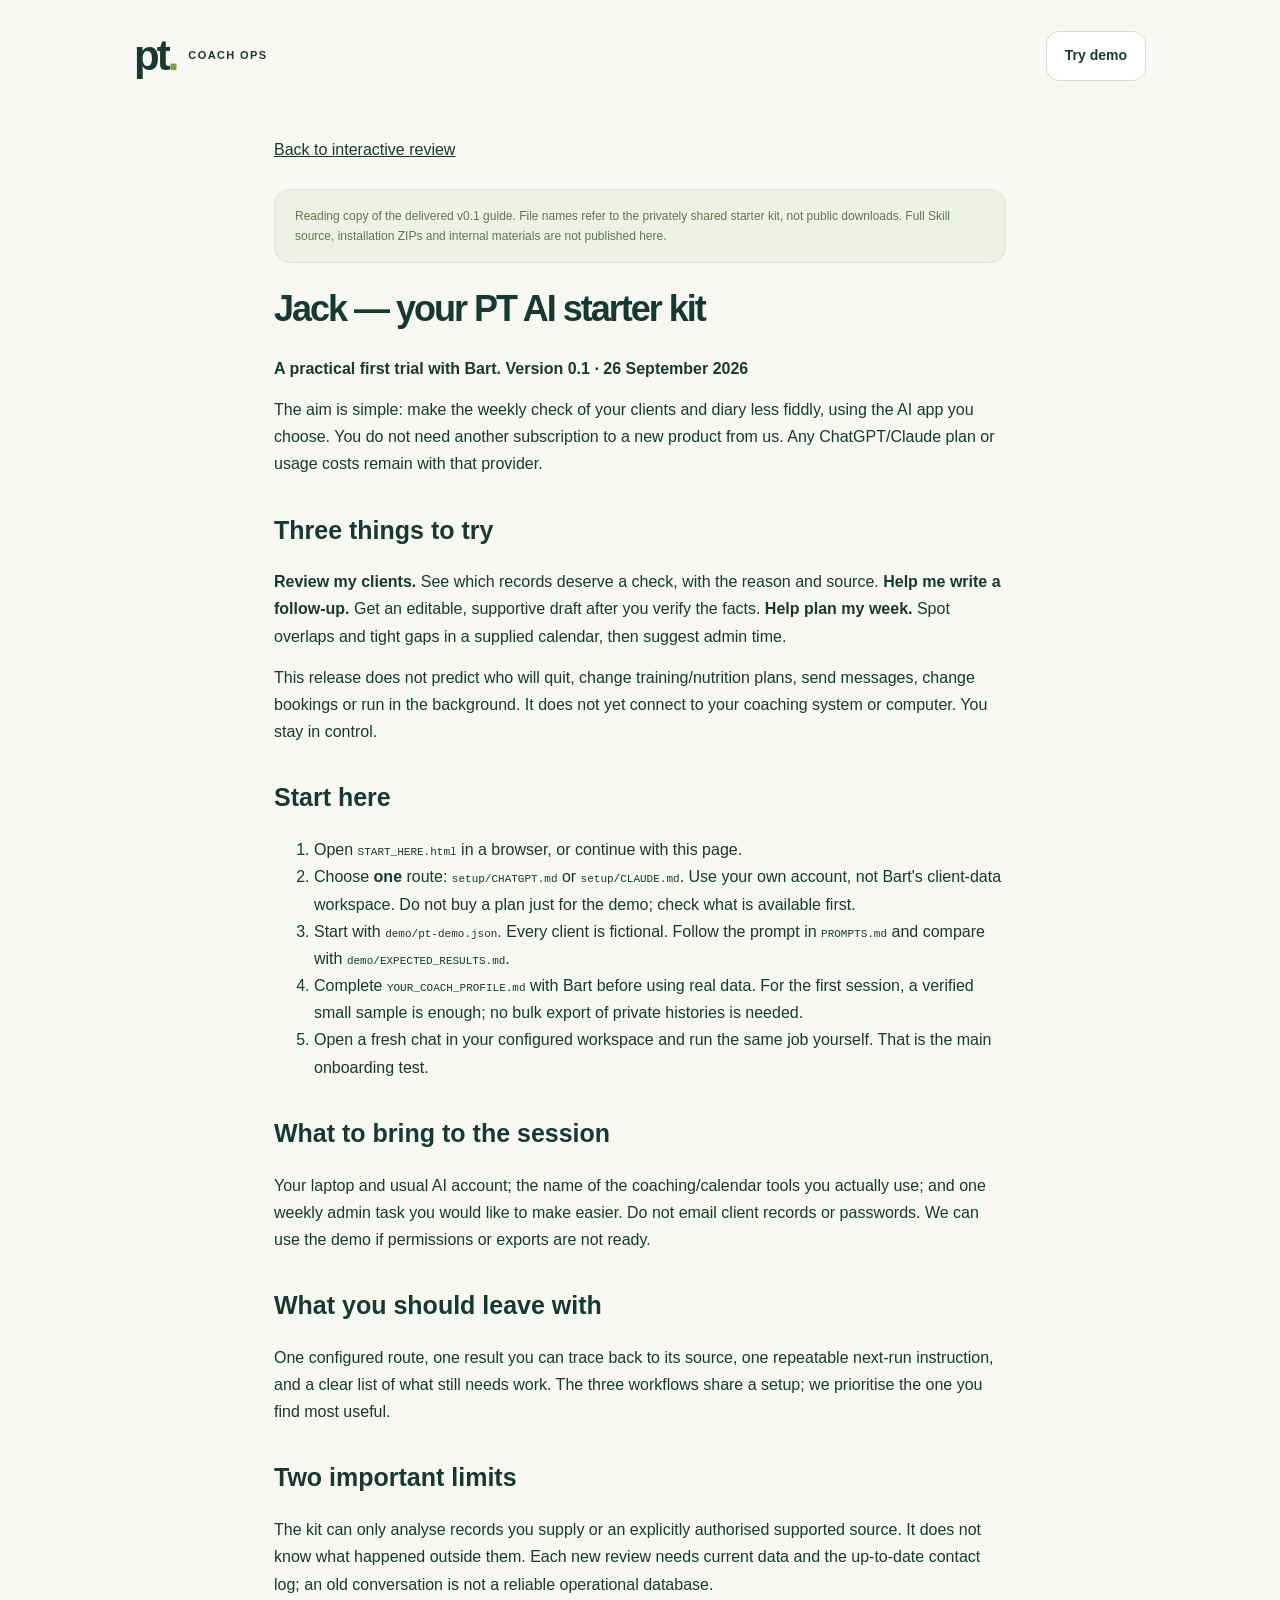
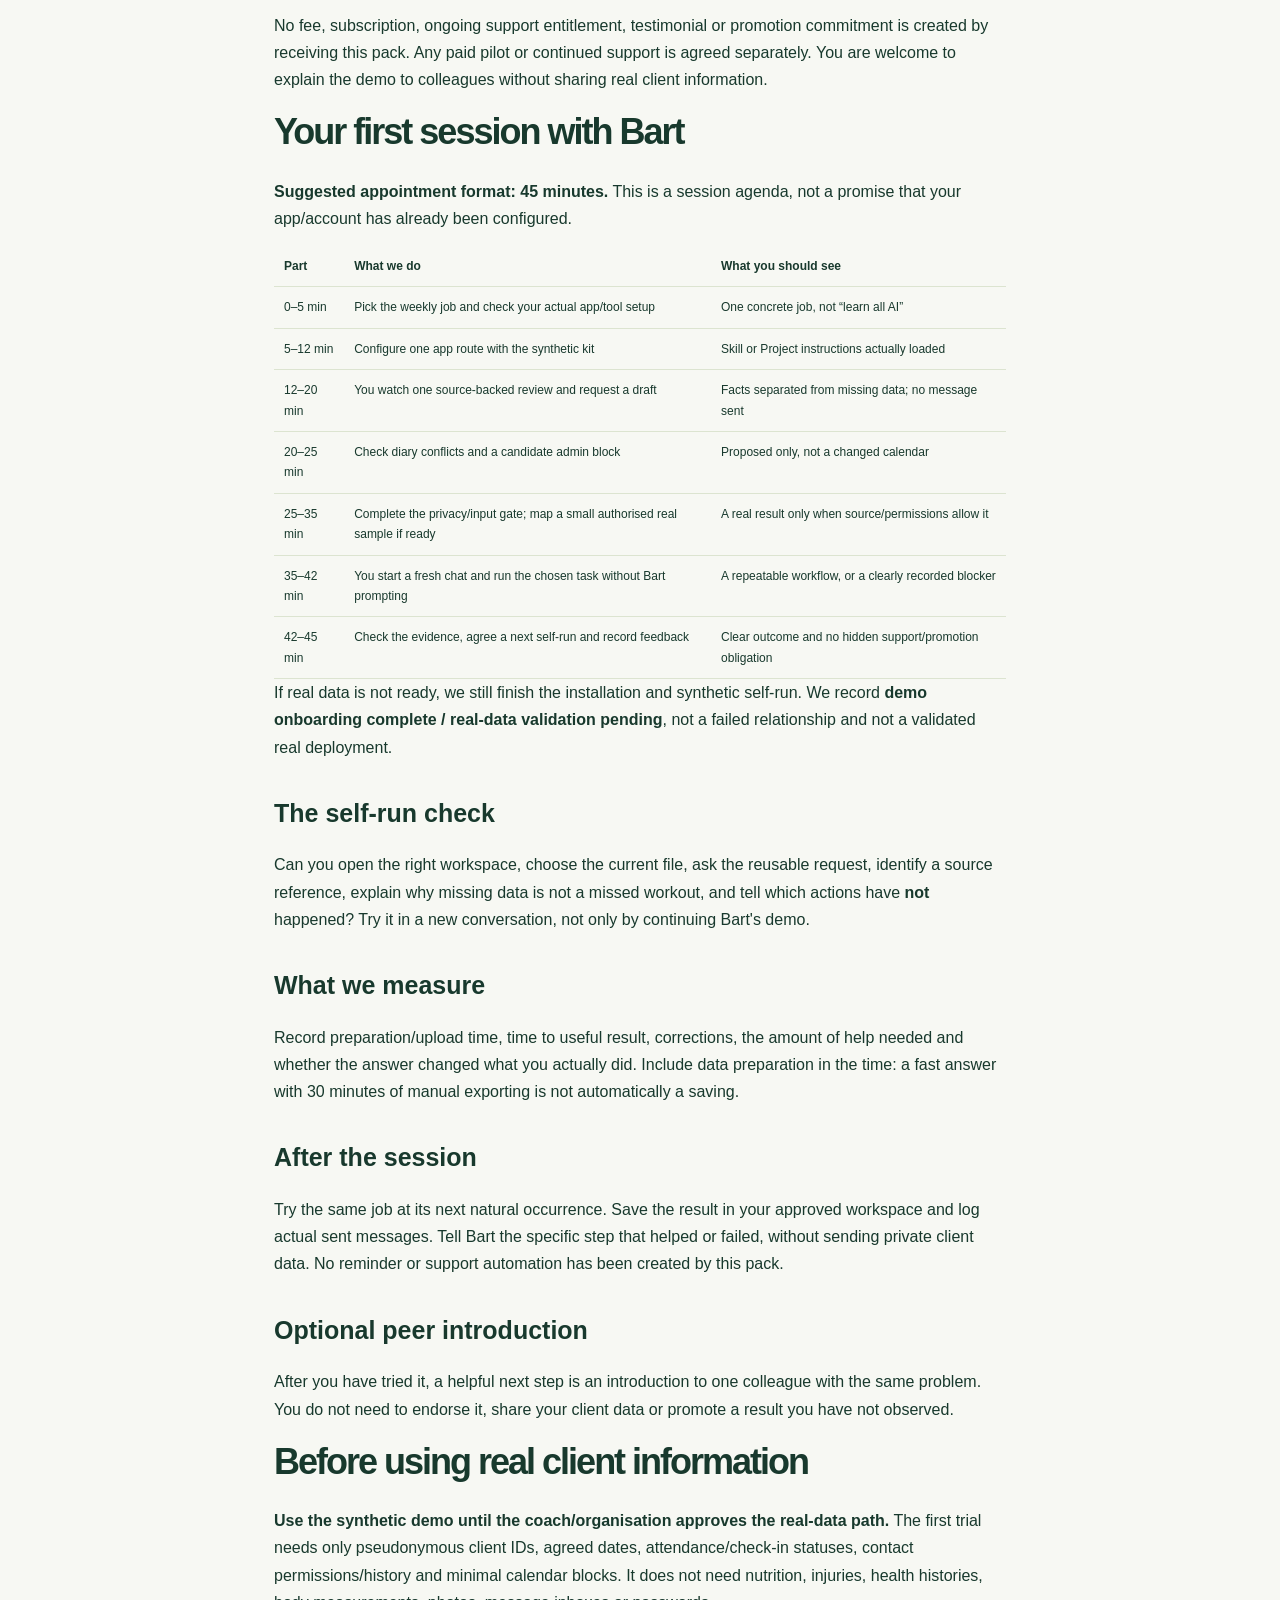
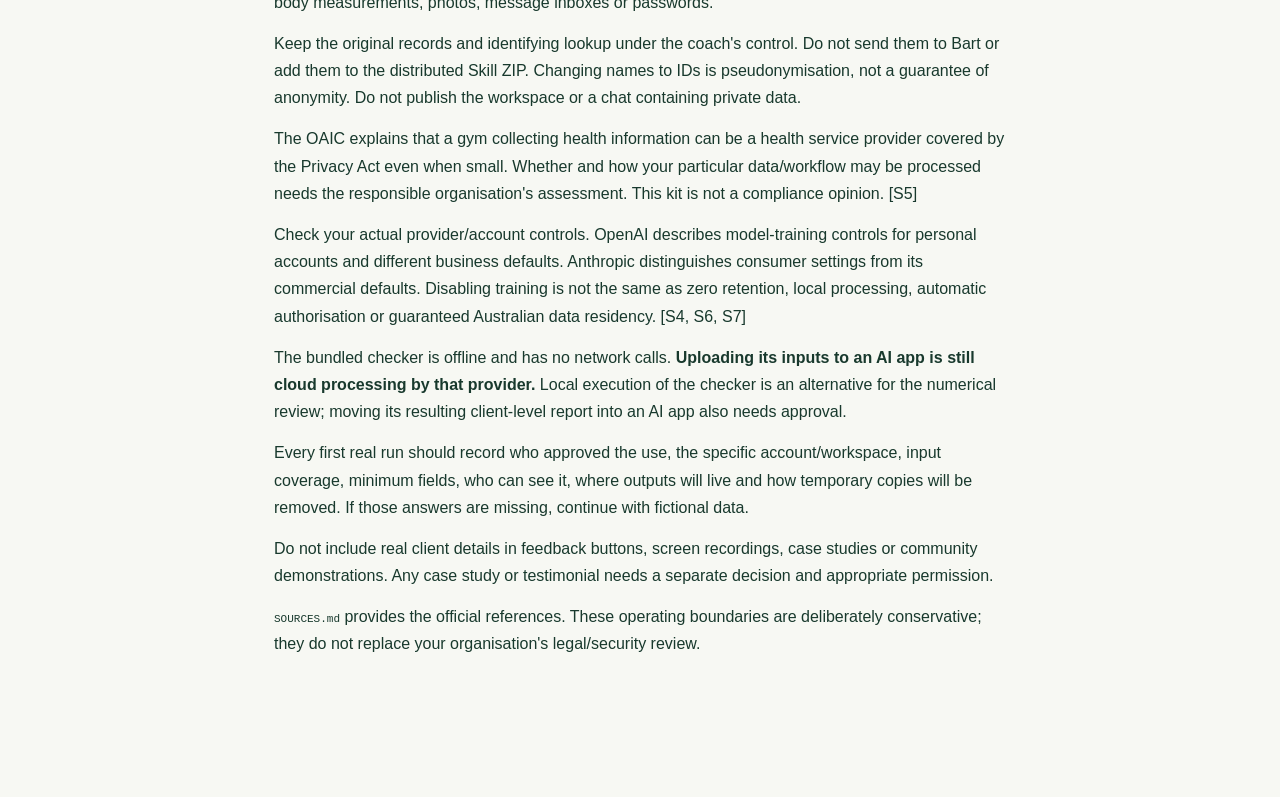
<file: guide.html>
<!doctype html><html lang="en"><head><meta charset="utf-8"><meta name="viewport" content="width=device-width,initial-scale=1,viewport-fit=cover"><meta name="robots" content="noindex,nofollow"><title>PT Coach Ops - guide</title><link rel="stylesheet" href="style.css"><style>.document{max-width:780px}.document h1{font-size:36px}.document h2{margin-top:35px}.document table{width:100%;font-size:12px;border-collapse:collapse}.document th,.document td{padding:10px;border-bottom:1px solid #dce4d0;text-align:left;vertical-align:top}.scroll{overflow:auto}.document code{font-size:11px;overflow-wrap:anywhere}.document footer{display:none}@media(max-width:700px){.document h1{font-size:30px}}</style></head><body><header><a class="brand" href="index.html"><b>pt<span>.</span></b><span>COACH OPS</span></a><a class="secondary" href="index.html">Try demo</a></header><main class="document"><a href="index.html#review">Back to interactive review</a><div class="notice">Reading copy of the delivered v0.1 guide. File names refer to the privately shared starter kit, not public downloads. Full Skill source, installation ZIPs and internal materials are not published here.</div><article><h1>Jack — your PT AI starter kit</h1>
<p><strong>A practical first trial with Bart. Version 0.1 · 26 September 2026</strong></p>
<p>The aim is simple: make the weekly check of your clients and diary less fiddly, using the AI app you choose. You do not need another subscription to a new product from us. Any ChatGPT/Claude plan or usage costs remain with that provider.</p>
<h2>Three things to try</h2>
<p><strong>Review my clients.</strong> See which records deserve a check, with the reason and source.
<strong>Help me write a follow-up.</strong> Get an editable, supportive draft after you verify the facts.
<strong>Help plan my week.</strong> Spot overlaps and tight gaps in a supplied calendar, then suggest admin time.</p>
<p>This release does not predict who will quit, change training/nutrition plans, send messages, change bookings or run in the background. It does not yet connect to your coaching system or computer. You stay in control.</p>
<h2>Start here</h2>
<ol>
<li>Open <code>START_HERE.html</code> in a browser, or continue with this page.</li>
<li>Choose <strong>one</strong> route: <code>setup/CHATGPT.md</code> or <code>setup/CLAUDE.md</code>. Use your own account, not Bart's client-data workspace. Do not buy a plan just for the demo; check what is available first.</li>
<li>Start with <code>demo/pt-demo.json</code>. Every client is fictional. Follow the prompt in <code>PROMPTS.md</code> and compare with <code>demo/EXPECTED_RESULTS.md</code>.</li>
<li>Complete <code>YOUR_COACH_PROFILE.md</code> with Bart before using real data. For the first session, a verified small sample is enough; no bulk export of private histories is needed.</li>
<li>Open a fresh chat in your configured workspace and run the same job yourself. That is the main onboarding test.</li>
</ol>
<h2>What to bring to the session</h2>
<p>Your laptop and usual AI account; the name of the coaching/calendar tools you actually use; and one weekly admin task you would like to make easier. Do not email client records or passwords. We can use the demo if permissions or exports are not ready.</p>
<h2>What you should leave with</h2>
<p>One configured route, one result you can trace back to its source, one repeatable next-run instruction, and a clear list of what still needs work. The three workflows share a setup; we prioritise the one you find most useful.</p>
<h2>Two important limits</h2>
<p>The kit can only analyse records you supply or an explicitly authorised supported source. It does not know what happened outside them. Each new review needs current data and the up-to-date contact log; an old conversation is not a reliable operational database.</p>
<p>No fee, subscription, ongoing support entitlement, testimonial or promotion commitment is created by receiving this pack. Any paid pilot or continued support is agreed separately. You are welcome to explain the demo to colleagues without sharing real client information.</p>
</article><article><h1>Your first session with Bart</h1>
<p><strong>Suggested appointment format: 45 minutes.</strong> This is a session agenda, not a promise that your app/account has already been configured.</p>
<div class="scroll"><table>
<thead>
<tr>
<th>Part</th>
<th>What we do</th>
<th>What you should see</th>
</tr>
</thead>
<tbody>
<tr>
<td>0–5 min</td>
<td>Pick the weekly job and check your actual app/tool setup</td>
<td>One concrete job, not “learn all AI”</td>
</tr>
<tr>
<td>5–12 min</td>
<td>Configure one app route with the synthetic kit</td>
<td>Skill or Project instructions actually loaded</td>
</tr>
<tr>
<td>12–20 min</td>
<td>You watch one source-backed review and request a draft</td>
<td>Facts separated from missing data; no message sent</td>
</tr>
<tr>
<td>20–25 min</td>
<td>Check diary conflicts and a candidate admin block</td>
<td>Proposed only, not a changed calendar</td>
</tr>
<tr>
<td>25–35 min</td>
<td>Complete the privacy/input gate; map a small authorised real sample if ready</td>
<td>A real result only when source/permissions allow it</td>
</tr>
<tr>
<td>35–42 min</td>
<td>You start a fresh chat and run the chosen task without Bart prompting</td>
<td>A repeatable workflow, or a clearly recorded blocker</td>
</tr>
<tr>
<td>42–45 min</td>
<td>Check the evidence, agree a next self-run and record feedback</td>
<td>Clear outcome and no hidden support/promotion obligation</td>
</tr>
</tbody>
</table></div>
<p>If real data is not ready, we still finish the installation and synthetic self-run. We record <strong>demo onboarding complete / real-data validation pending</strong>, not a failed relationship and not a validated real deployment.</p>
<h2>The self-run check</h2>
<p>Can you open the right workspace, choose the current file, ask the reusable request, identify a source reference, explain why missing data is not a missed workout, and tell which actions have <strong>not</strong> happened? Try it in a new conversation, not only by continuing Bart's demo.</p>
<h2>What we measure</h2>
<p>Record preparation/upload time, time to useful result, corrections, the amount of help needed and whether the answer changed what you actually did. Include data preparation in the time: a fast answer with 30 minutes of manual exporting is not automatically a saving.</p>
<h2>After the session</h2>
<p>Try the same job at its next natural occurrence. Save the result in your approved workspace and log actual sent messages. Tell Bart the specific step that helped or failed, without sending private client data. No reminder or support automation has been created by this pack.</p>
<h2>Optional peer introduction</h2>
<p>After you have tried it, a helpful next step is an introduction to one colleague with the same problem. You do not need to endorse it, share your client data or promote a result you have not observed.</p>
</article><article><h1>Before using real client information</h1>
<p><strong>Use the synthetic demo until the coach/organisation approves the real-data path.</strong>
The first trial needs only pseudonymous client IDs, agreed dates, attendance/check-in statuses, contact permissions/history and minimal calendar blocks. It does not need nutrition, injuries, health histories, body measurements, photos, message inboxes or passwords.</p>
<p>Keep the original records and identifying lookup under the coach's control. Do not send them to Bart or add them to the distributed Skill ZIP. Changing names to IDs is pseudonymisation, not a guarantee of anonymity. Do not publish the workspace or a chat containing private data.</p>
<p>The OAIC explains that a gym collecting health information can be a health service provider covered by the Privacy Act even when small. Whether and how your particular data/workflow may be processed needs the responsible organisation's assessment. This kit is not a compliance opinion. [S5]</p>
<p>Check your actual provider/account controls. OpenAI describes model-training controls for personal accounts and different business defaults. Anthropic distinguishes consumer settings from its commercial defaults. Disabling training is not the same as zero retention, local processing, automatic authorisation or guaranteed Australian data residency. [S4, S6, S7]</p>
<p>The bundled checker is offline and has no network calls. <strong>Uploading its inputs to an AI app is still cloud processing by that provider.</strong> Local execution of the checker is an alternative for the numerical review; moving its resulting client-level report into an AI app also needs approval.</p>
<p>Every first real run should record who approved the use, the specific account/workspace, input coverage, minimum fields, who can see it, where outputs will live and how temporary copies will be removed. If those answers are missing, continue with fictional data.</p>
<p>Do not include real client details in feedback buttons, screen recordings, case studies or community demonstrations. Any case study or testimonial needs a separate decision and appropriate permission.</p>
<p><code>SOURCES.md</code> provides the official references. These operating boundaries are deliberately conservative; they do not replace your organisation's legal/security review.</p>
</article></main></body></html>
</file>
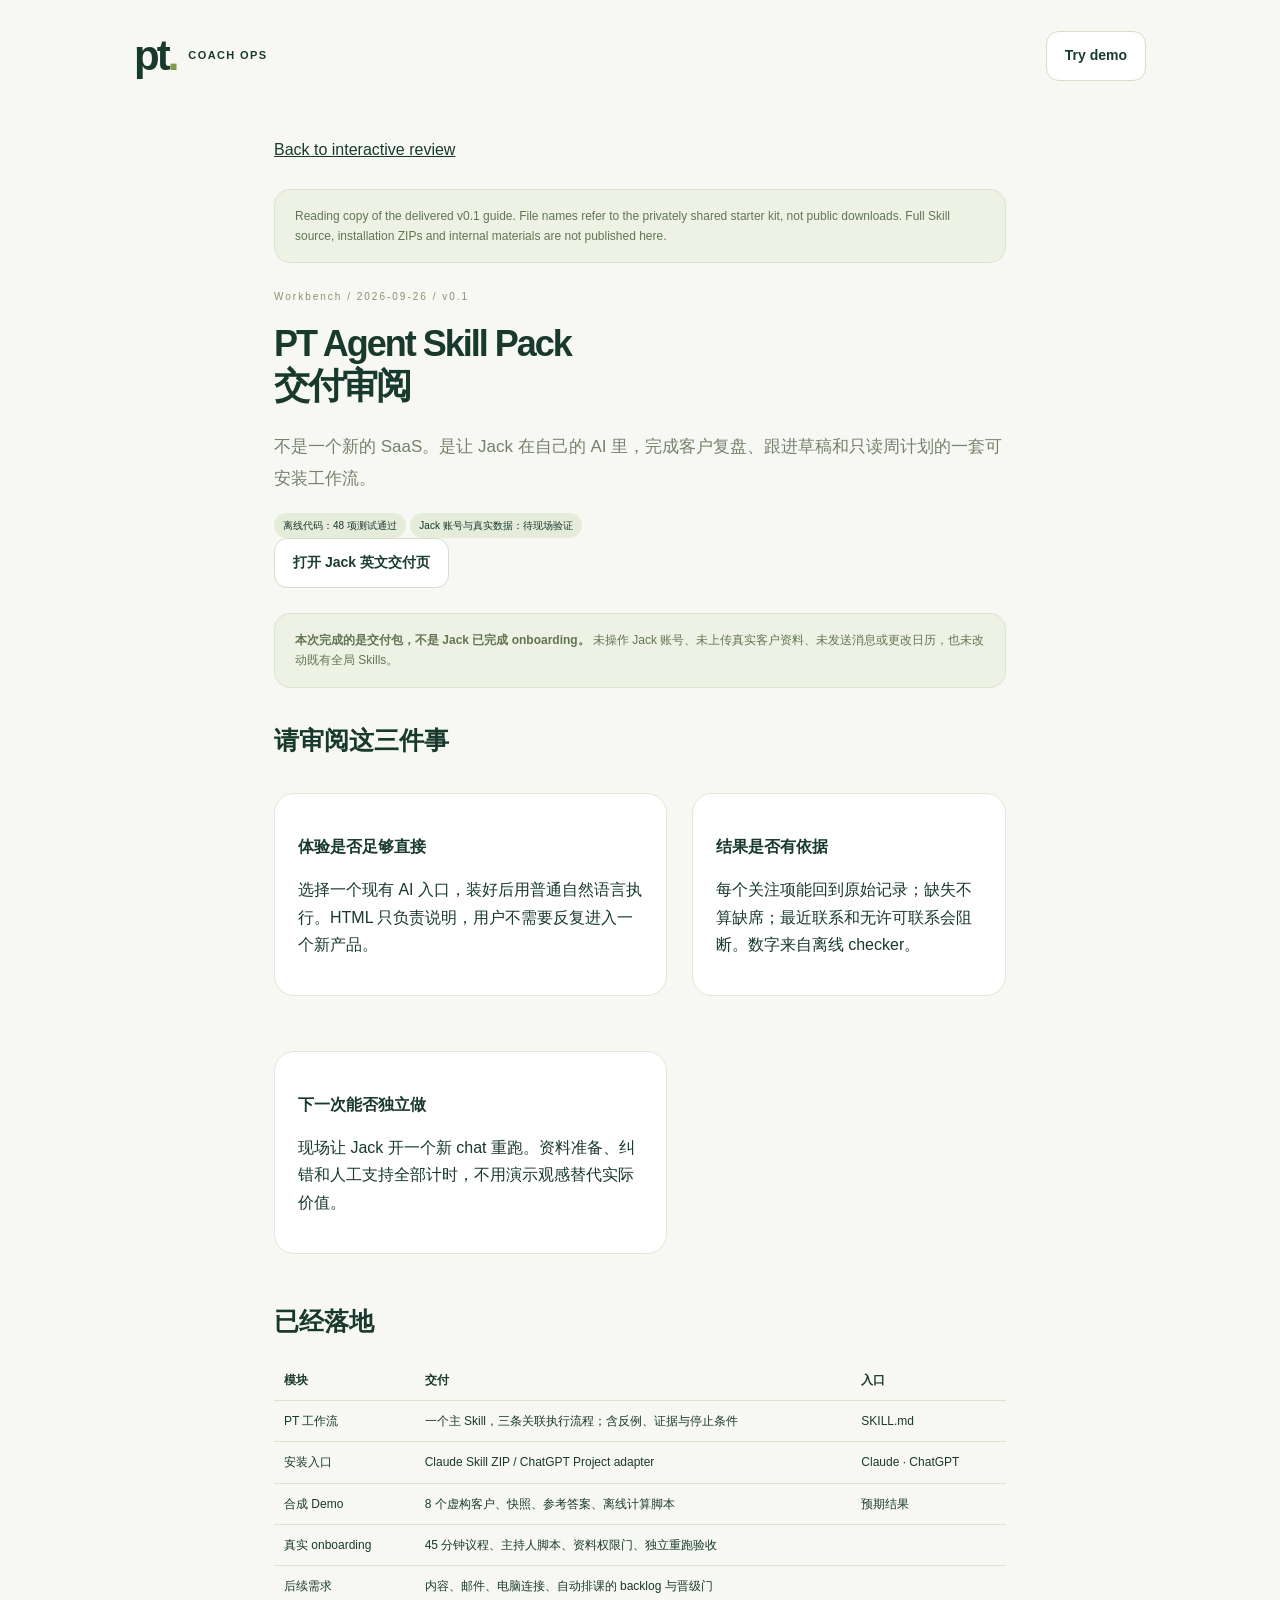
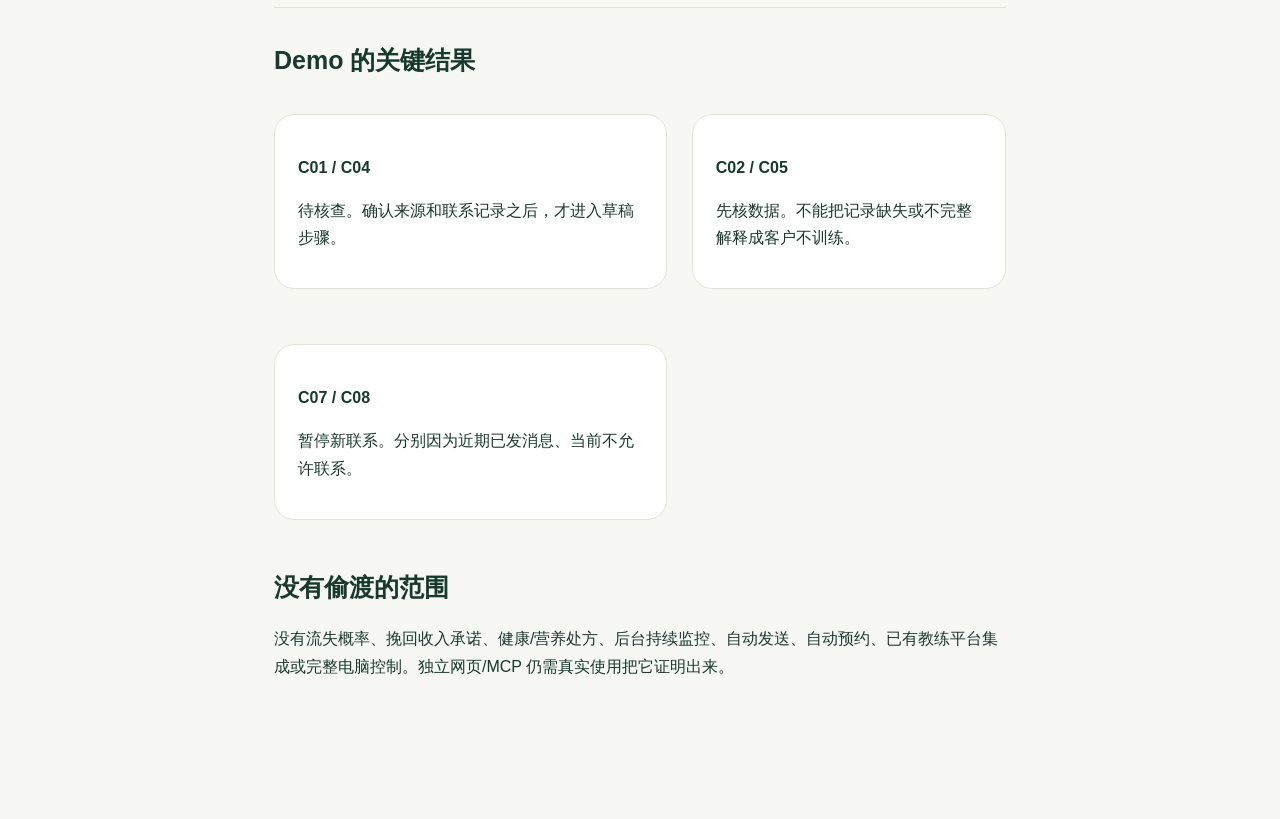
<file: review.html>
<!doctype html><html lang="zh-CN"><head><meta charset="utf-8"><meta name="viewport" content="width=device-width,initial-scale=1,viewport-fit=cover"><meta name="robots" content="noindex,nofollow"><title>PT Coach Ops - guide</title><link rel="stylesheet" href="style.css"><style>.document{max-width:780px}.document h1{font-size:36px}.document h2{margin-top:35px}.document table{width:100%;font-size:12px;border-collapse:collapse}.document th,.document td{padding:10px;border-bottom:1px solid #dce4d0;text-align:left;vertical-align:top}.scroll{overflow:auto}.document code{font-size:11px;overflow-wrap:anywhere}.document footer{display:none}@media(max-width:700px){.document h1{font-size:30px}}</style></head><body><header><a class="brand" href="index.html"><b>pt<span>.</span></b><span>COACH OPS</span></a><a class="secondary" href="index.html">Try demo</a></header><main class="document"><a href="index.html#review">Back to interactive review</a><div class="notice">Reading copy of the delivered v0.1 guide. File names refer to the privately shared starter kit, not public downloads. Full Skill source, installation ZIPs and internal materials are not published here.</div><div class="eyebrow">Workbench / 2026-09-26 / v0.1</div><h1>PT Agent Skill Pack<br>交付审阅</h1><p class="lead">不是一个新的 SaaS。是让 Jack 在自己的 AI 里，完成客户复盘、跟进草稿和只读周计划的一套可安装工作流。</p>
<span class="tag">离线代码：48 项测试通过</span> <span class="tag pending">Jack 账号与真实数据：待现场验证</span>
<p><a class="secondary" href="guide.html">打开 Jack 英文交付页</a></p>
<div class="notice"><strong>本次完成的是交付包，不是 Jack 已完成 onboarding。</strong> 未操作 Jack 账号、未上传真实客户资料、未发送消息或更改日历，也未改动既有全局 Skills。</div>
<h2>请审阅这三件事</h2><div class="grid"><section class="card"><h3>体验是否足够直接</h3><p>选择一个现有 AI 入口，装好后用普通自然语言执行。HTML 只负责说明，用户不需要反复进入一个新产品。</p></section><section class="card"><h3>结果是否有依据</h3><p>每个关注项能回到原始记录；缺失不算缺席；最近联系和无许可联系会阻断。数字来自离线 checker。</p></section><section class="card"><h3>下一次能否独立做</h3><p>现场让 Jack 开一个新 chat 重跑。资料准备、纠错和人工支持全部计时，不用演示观感替代实际价值。</p></section></div>
<h2>已经落地</h2><div class="scroll"><table><tr><th>模块</th><th>交付</th><th>入口</th></tr><tr><td>PT 工作流</td><td>一个主 Skill，三条关联执行流程；含反例、证据与停止条件</td><td>SKILL.md</td></tr><tr><td>安装入口</td><td>Claude Skill ZIP / ChatGPT Project adapter</td><td>Claude · ChatGPT</td></tr><tr><td>合成 Demo</td><td>8 个虚构客户、快照、参考答案、离线计算脚本</td><td>预期结果</td></tr><tr><td>真实 onboarding</td><td>45 分钟议程、主持人脚本、资料权限门、独立重跑验收</td><td></td></tr><tr><td>后续需求</td><td>内容、邮件、电脑连接、自动排课的 backlog 与晋级门</td><td></td></tr></table></div>
<h2>Demo 的关键结果</h2><div class="grid"><div class="card"><h3>C01 / C04</h3><p>待核查。确认来源和联系记录之后，才进入草稿步骤。</p></div><div class="card"><h3>C02 / C05</h3><p>先核数据。不能把记录缺失或不完整解释成客户不训练。</p></div><div class="card"><h3>C07 / C08</h3><p>暂停新联系。分别因为近期已发消息、当前不允许联系。</p></div></div>
<h2>没有偷渡的范围</h2><p>没有流失概率、挽回收入承诺、健康/营养处方、后台持续监控、自动发送、自动预约、已有教练平台集成或完整电脑控制。独立网页/MCP 仍需真实使用把它证明出来。</p>

</main></body></html>
</file>
<file: style.css>
*{box-sizing:border-box}html{scroll-behavior:smooth}body{margin:0;background:#f7f8f3;color:#18392d;font:16px/1.7 -apple-system,BlinkMacSystemFont,sans-serif}a{color:inherit}button,input,select,textarea{font:inherit}button,a{touch-action:manipulation}button{cursor:pointer}button:disabled{opacity:.4;cursor:not-allowed}header{max-width:1060px;padding:20px 24px;margin:auto;display:flex;align-items:center;justify-content:space-between}.brand{display:flex;align-items:center;gap:12px;font-size:11px;font-weight:750;text-decoration:none;letter-spacing:1.4px}.brand b{font-size:42px;letter-spacing:-3px}.brand b span{color:#819c49}.brand small{display:block;font-size:7px;color:#7e8a74}.header-right{display:flex;gap:10px;align-items:center}.badge,.tag{display:inline-block;border-radius:20px;background:#e5ecd9;padding:4px 9px;font-size:10px}#language{border:1px solid #d3ddc9;border-radius:10px;background:transparent;min-width:44px;min-height:44px;color:inherit}main{max-width:1040px;margin:auto;padding:25px 24px 125px}h1{font-size:clamp(42px,6vw,70px);line-height:1.15;letter-spacing:-2px;margin:18px 0 25px}h1 em{font-style:normal;color:#7c9549}h2{font-size:25px;line-height:1.4}h3{font-size:16px}p{margin:0 0 14px}.eyebrow{font-size:10px;letter-spacing:2px;color:#859470}.lead{font-size:17px;color:#75816b;line-height:1.9}.hero{display:grid;grid-template-columns:1.15fr 1fr;gap:55px;align-items:center}.hero-card{background:#183d30;color:#f1f5e8;border-radius:25px;padding:28px}.hero-card .eyebrow{color:#c4d69e}.big{display:flex;gap:22px;align-items:center;margin:25px 0}.big strong{font-size:90px;line-height:1;color:#d0e997}.big p{font-size:16px;margin:0}.actions{display:flex;gap:12px;align-items:center;flex-wrap:wrap;margin:24px 0 12px}.primary,.secondary{border:1px solid #173c31;border-radius:13px;min-height:50px;padding:12px 18px;display:inline-flex;justify-content:center;align-items:center;background:#183d30;color:white;text-decoration:none;font-size:14px;font-weight:650}.secondary{background:white;color:#183d30;border-color:#d5dfcb}.small,.source,.foot{color:#839078;font-size:11px;overflow-wrap:anywhere}.notice{padding:16px 20px;background:#edf2e5;border:1px solid #dce4d0;border-radius:16px;margin:25px 0;font-size:12px;color:#627552}.notice b{display:block}.stats{display:grid;grid-template-columns:repeat(4,1fr);gap:12px;margin:24px 0}.stat{border-top:1px solid #dce4d0;padding-top:12px}.stat strong{display:block;font-size:32px;line-height:1.4}.stat span{font-size:11px;color:#819074}.workspace,.grid{display:grid;grid-template-columns:1.25fr 1fr;gap:25px;align-items:start}.filters{display:flex;gap:5px;overflow:auto;margin-bottom:12px}.filter,.tone{border:1px solid #dce4d0;border-radius:25px;padding:10px 12px;background:transparent;color:inherit;font-size:12px;white-space:nowrap;min-height:42px}.active{background:#183d30!important;color:white!important}.client-list,.card{background:white;border:1px solid #e1e7d8;border-radius:20px;overflow:hidden}.card{padding:23px;margin:15px 0}.tint{background:#edf2e3}.client{display:flex;align-items:flex-start;gap:12px;text-align:left;border:0;border-bottom:1px solid #edf1e6;background:white;width:100%;padding:22px 18px;color:inherit}.avatar{border-radius:50%;width:38px;height:38px;display:grid;place-items:center;background:#ebf1df;flex-shrink:0}.client-main{flex:1;min-width:0}.client-main strong{font-size:17px}.client-main small{font-size:10px;color:#8d997d;margin:0 8px}.client-main p{font-size:12px;color:#7b886f;margin:8px 0 0}.tag.attention{background:#f8eed7;color:#8f712f}.tag.data{background:#e8edf3;color:#657c93}.tag.hold{background:#f3e7df;color:#996e52}.rule,.row{display:flex;align-items:center;justify-content:space-between;gap:15px;padding:16px 0;border-bottom:1px solid #dfe7d5;font-size:12px}.rule small,.row small{display:block;color:#8b967f;font-size:10px}.rule input,.check input{accent-color:#436437;width:21px;height:21px;flex-shrink:0}.rule select,select{border:1px solid #cedbbf;border-radius:9px;padding:8px;min-height:44px;background:white;color:inherit;max-width:100%}.insight{padding:14px;background:#dfe8cf;border-radius:12px;font-size:12px;margin-top:15px}.empty{padding:25px;color:#839274}.linkcard{display:flex;justify-content:space-between;border:1px solid #dce5cf;border-radius:16px;padding:18px;margin-top:20px;text-decoration:none;font-size:13px}.steps{display:grid;grid-template-columns:repeat(3,1fr);gap:18px;margin:35px 0}.steps section{border-top:1px solid #dce4d0;padding-top:18px}.steps p{font-size:12px;color:#839173}.step-num{font-size:12px;color:#8b9b70}.title-page h1{font-size:43px}.event{border-left:3px solid #acba8b;padding:13px 16px;background:#f4f7ed;margin:12px 0;border-radius:0 12px 12px 0;font-size:13px}.conflict{border-color:#bb885c;background:#fcf2e6}.wide{width:100%}nav{position:fixed;bottom:calc(12px + env(safe-area-inset-bottom));left:50%;transform:translateX(-50%);width:min(510px,calc(100% - 24px));display:grid;grid-template-columns:repeat(4,1fr);background:#fcfffaf5;border:1px solid #dce5ce;box-shadow:0 8px 32px #2040221a;border-radius:22px;padding:7px;z-index:10;backdrop-filter:blur(12px)}nav a{border-radius:16px;text-decoration:none;text-align:center;font-size:10px;display:grid;place-items:center;gap:3px;min-height:53px;color:#809271}nav svg{width:19px;height:19px;fill:none;stroke:currentColor;stroke-width:1.5}dialog{width:min(550px,100%);max-height:92dvh;border:1px solid #e0e8d7;border-radius:25px;padding:25px;color:inherit;background:#fcfdf8}dialog::backdrop{background:#19372d66;backdrop-filter:blur(3px)}.detail-head{display:flex;gap:12px;align-items:center}.detail-head h2{margin:0}.detail-head p{margin:0;font-size:10px}.close{margin-left:auto;border:1px solid #dce5ce;border-radius:50%;width:44px;height:44px;background:white;color:inherit;font-size:24px}.facts{display:grid;grid-template-columns:repeat(3,1fr);margin:20px 0}.facts strong{display:block;font-size:28px}.facts small{font-size:10px;color:#859774}.check{display:flex;gap:12px;align-items:flex-start;font-size:12px;margin:20px 0}.evidence{background:white;border:1px solid #e0e7d5;border-radius:14px;padding:12px 15px;margin:20px 0}.evidence summary{font-size:13px;cursor:pointer}.evidence .row{font-size:11px;align-items:flex-start}.draftbox{padding:18px;background:#edf3e1;border-radius:15px;margin:20px 0}.tones{display:flex;gap:7px;margin:12px 0}textarea{width:100%;min-height:170px;border:1px solid #cedcbd;border-radius:12px;padding:14px;background:white;color:inherit;font-size:16px;line-height:1.7;display:block;margin:12px 0}#toast{position:fixed;bottom:110px;left:50%;transform:translateX(-50%);border-radius:14px;background:#183d30;color:white;padding:12px 20px;font-size:12px;max-width:calc(100% - 40px);width:max-content;opacity:0;pointer-events:none;z-index:100}#toast.show{opacity:1}.skip{position:absolute;top:-99px}.skip:focus{top:0}.doc{max-width:800px}.doc table{display:block;overflow:auto;max-width:100%;font-size:12px}.doc td,.doc th{padding:10px;border-bottom:1px solid #ddd}.doc h1{font-size:34px}pre,code{overflow-wrap:anywhere;white-space:pre-wrap;font-size:12px}button:focus-visible,a:focus-visible{outline:3px solid #9dab64;outline-offset:3px}
@media(max-width:760px){header{padding:16px 20px}.brand{font-size:9px}.brand b{font-size:36px}.header-right{gap:6px}main{padding:20px 21px 135px}.hero,.workspace,.grid{grid-template-columns:1fr;gap:24px}h1{font-size:44px;letter-spacing:-1.6px;margin-top:13px}.lead{font-size:15px}.hero-card{padding:24px}.big strong{font-size:74px}.big p{font-size:15px}.actions .primary{flex:1}.stats{gap:7px}.stat strong{font-size:29px}.filters{gap:4px}.filter{padding:10px 11px;font-size:11px}.steps{gap:12px}.steps h3{font-size:13px}.steps p{font-size:11px}.notice{font-size:11px}.title-page h1{font-size:35px}.card{padding:20px}.client{padding:19px 15px}dialog{margin:auto 0 0;max-width:100%;border-radius:25px 25px 0 0;padding-bottom:calc(25px + env(safe-area-inset-bottom))}.foot{line-height:1.9}.badge{font-size:9px}.doc h1{font-size:30px}}
</file>
